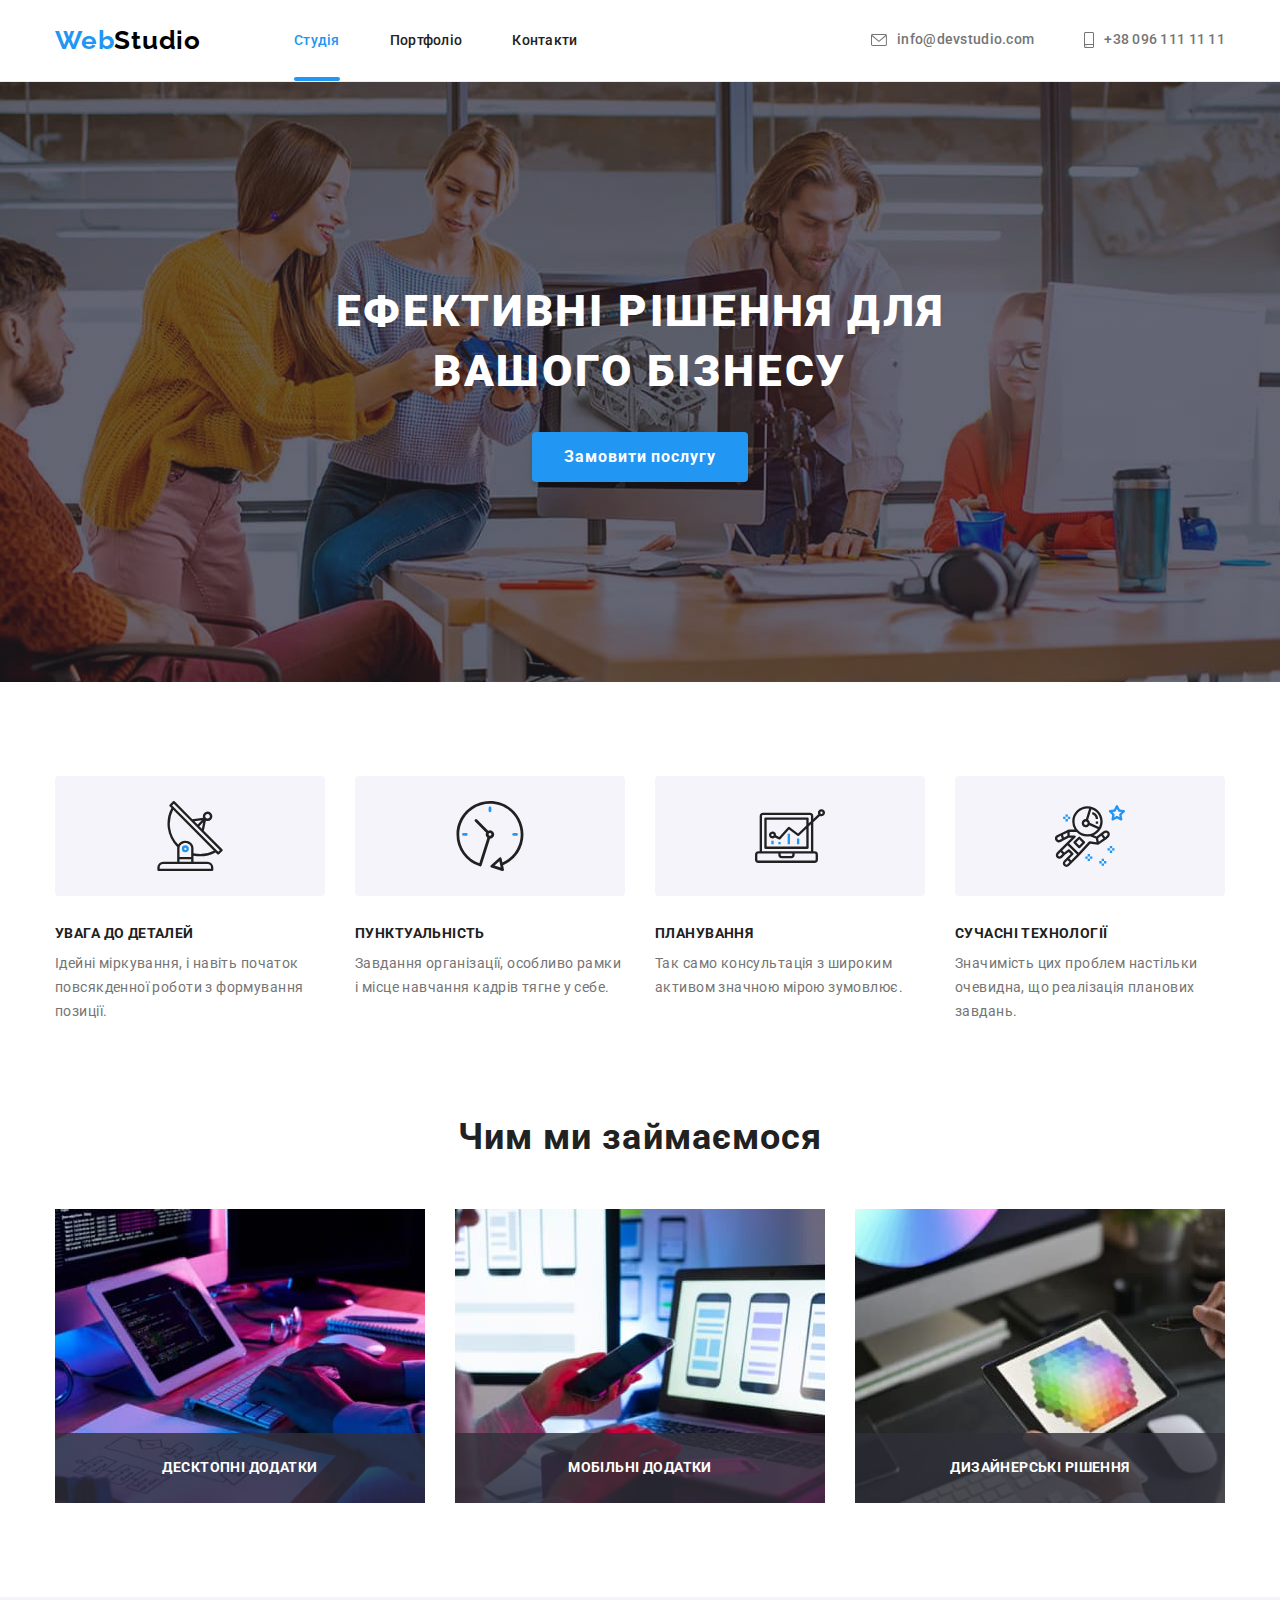
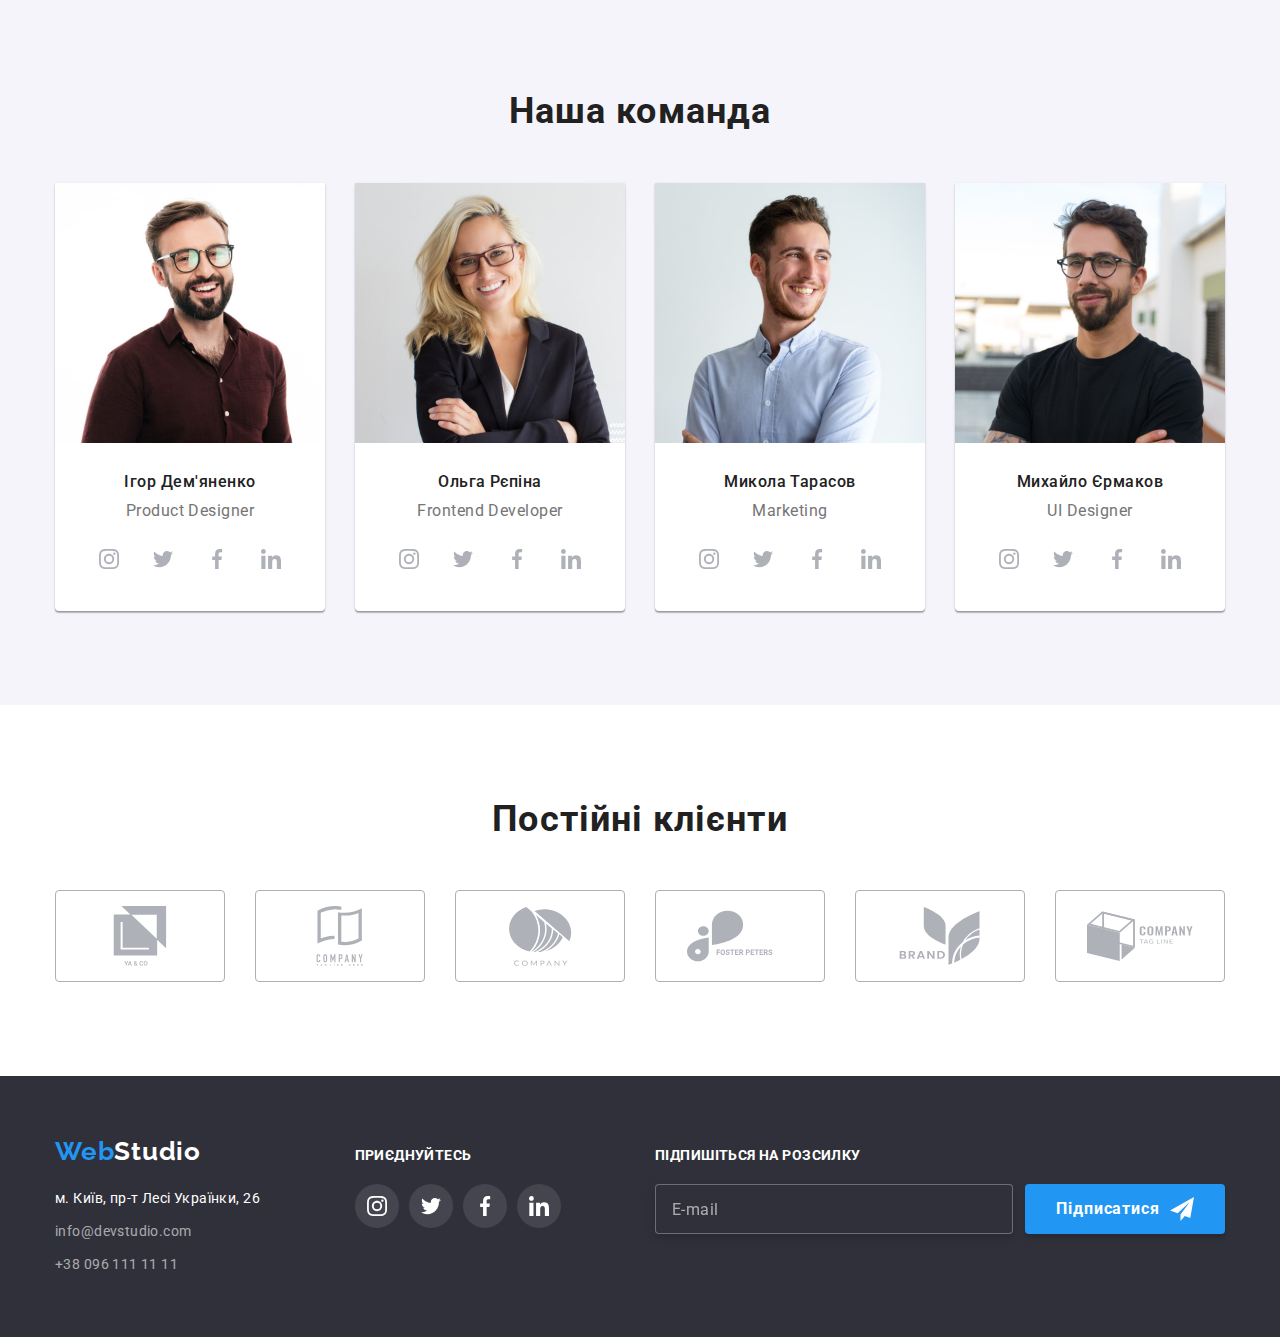
<file: index.html>
<!DOCTYPE html>
<html lang="uk">
  <head>
    <meta charset="UTF-8" />
    <meta http-equiv="X-UA-Compatible" content="IE=edge" />
    <meta name="viewport" content="width=device-width, initial-scale=1.0" />
    <title>Студія</title>
    <link rel="preconnect" href="https://fonts.gstatic.com" crossorigin />
    <link
      href="https://fonts.googleapis.com/css2?family=Raleway:wght@700&family=Roboto:wght@400;500;700;900&display=swap"
      rel="stylesheet"
    />
    <link
      rel="stylesheet"
      href="https://cdnjs.cloudflare.com/ajax/libs/modern-normalize/1.1.0/modern-normalize.min.css"
    />
    <link rel="stylesheet" href="./css/styles.css" />
  </head>

  <body>
    <header class="header-section">
      <div class="container description-list">
        <nav class="nav">
          <a href="./index.html" class="link logo header-logo"
            ><span class="logo-initial">Web</span
            ><span class="header-logo-final">Studio</span></a
          >
          <ul class="list description-list">
            <li class="header-list-item">
              <a href="./" class="link menu-link active-link">Студія</a>
            </li>
            <li class="header-list-item">
              <a href="./portfolio.html" class="link menu-link">Портфоліо</a>
            </li>
            <li class="header-list-item">
              <a href="./#address-box" class="link menu-link">Контакти</a>
            </li>
          </ul>
        </nav>
        <ul class="list contacts-list">
          <li class="header-list-item">
            <a href="mailto:info@devstudio.com" class="link header-contacts"
              ><svg
                class="contacts-icon"
                width="16"
                height="12"
                area-label="конверт"
              >
                <use href="./images/sprite.svg#icon-envelope"></use>
              </svg>
              info@devstudio.com</a
            >
          </li>
          <li class="header-list-item">
            <a href="tel:+380961111111" class="link header-contacts"
              ><svg
                class="contacts-icon"
                width="10"
                height="16"
                area-label="телефон"
              >
                <use href="./images/sprite.svg#icon-smartphone"></use>
              </svg>
              +38 096 111 11 11</a
            >
          </li>
        </ul>
      </div>
    </header>

    <main>
      <!-- Hero section -->
      <section class="hero-section">
        <div class="container">
          <h1 class="hero-title">
            Ефективні рішення для<br />
            вашого бізнесу
          </h1>
          <button data-modal-open type="button" class="btn hero-btn">
            Замовити послугу
          </button>
        </div>
      </section>

      <!-- Our benefits section -->
      <section class="section">
        <div class="container">
          <h2 class="visually-hidden">Наші переваги</h2>
          <ul class="list description-list">
            <li class="benefits-item">
              <div class="benefits-icon-box">
                <svg width="70" height="70" area-label="антена">
                  <use href="./images/sprite.svg#icon-antenna-1"></use>
                </svg>
              </div>
              <h3 class="benefits-title">Увага до деталей</h3>
              <p class="benefits-text">
                Ідейні міркування, і навіть початок повсякденної роботи з
                формування позиції.
              </p>
            </li>
            <li class="benefits-item">
              <div class="benefits-icon-box">
                <svg width="70" height="70" area-label="годинник">
                  <use href="./images/sprite.svg#icon-clock-1"></use>
                </svg>
              </div>
              <h3 class="benefits-title">Пунктуальність</h3>
              <p class="benefits-text">
                Завдання організації, особливо рамки і місце навчання кадрів
                тягне у себе.
              </p>
            </li>
            <li class="benefits-item">
              <div class="benefits-icon-box">
                <svg width="70" height="70" area-label="діаграма">
                  <use href="./images/sprite.svg#icon-diagram-1"></use>
                </svg>
              </div>
              <h3 class="benefits-title">Планування</h3>
              <p class="benefits-text">
                Так само консультація з широким активом значною мірою зумовлює.
              </p>
            </li>
            <li class="benefits-item">
              <div class="benefits-icon-box">
                <svg width="70" height="70" area-label="астронавт">
                  <use href="./images/sprite.svg#icon-astronaut-1"></use>
                </svg>
              </div>
              <h3 class="benefits-title">Сучасні технології</h3>
              <p class="benefits-text">
                Значимість цих проблем настільки очевидна, що реалізація
                планових завдань.
              </p>
            </li>
          </ul>
        </div>
      </section>

      <!-- Services section -->
      <section class="section services-section">
        <div class="container">
          <h2 class="section-title">Чим ми займаємося</h2>
          <ul class="list description-list">
            <li class="services-item">
              <img
                src="./images/img-1.jpg"
                alt="зображення вебдодатків"
                width="370"
              />
              <p class="services-text">Десктопні додатки</p>
            </li>
            <li class="services-item">
              <img
                src="./images/img-2.jpg"
                alt="зображення мобільніх додатків для IPhone та Android"
                width="370"
              />
              <p class="services-text">Мобільні додатки</p>
            </li>
            <li class="services-item">
              <img
                src="./images/img-3.jpg"
                alt="зображення додатку для IPad"
                width="370"
              />
              <p class="services-text">Дизайнерські рішення</p>
            </li>
          </ul>
        </div>
      </section>

      <!-- Team section -->
      <section class="section team-section">
        <div class="container">
          <h2 class="section-title">Наша команда</h2>
          <ul class="list description-list">
            <li class="team-item">
              <img
                src="./images/photo-1.jpg"
                alt="фото дизайнера продукту"
                width="270"
              />
              <div class="team-box">
                <h3 class="team-name">Ігор Дем'яненко</h3>
                <p lang="en" class="team-occupation">Product Designer</p>
                <ul class="list netwoks-list">
                  <li class="networks-list-item">
                    <a href="" class="networks-link team-network-link"
                      ><svg
                        class="networks-icon"
                        width="20"
                        height="20"
                        lang="en"
                        area-label="instagram"
                      >
                        <use href="./images/sprite.svg#icon-instagram-2"></use>
                      </svg>
                    </a>
                  </li>
                  <li class="networks-list-item">
                    <a href="" class="networks-link team-network-link"
                      ><svg
                        class="networks-icon"
                        width="20"
                        height="20"
                        lang="en"
                        area-label="twitter"
                      >
                        <use href="./images/sprite.svg#icon-twitter-1"></use>
                      </svg>
                    </a>
                  </li>
                  <li class="networks-list-item">
                    <a href="" class="networks-link team-network-link"
                      ><svg
                        class="networks-icon"
                        width="20"
                        height="20"
                        lang="en"
                        area-label="facebook"
                      >
                        <use href="./images/sprite.svg#icon-facebook-1"></use>
                      </svg>
                    </a>
                  </li>
                  <li class="networks-list-item">
                    <a href="" class="networks-link team-network-link"
                      ><svg
                        class="networks-icon"
                        width="20"
                        height="20"
                        lang="en"
                        area-label="linkedin"
                      >
                        <use href="./images/sprite.svg#icon-linkedin-1"></use>
                      </svg>
                    </a>
                  </li>
                </ul>
              </div>
            </li>
            <li class="team-item">
              <img
                src="./images/photo-2.jpg"
                alt="фото фронтенд розробника"
                width="270"
              />
              <div class="team-box">
                <h3 class="team-name">Ольга Рєпіна</h3>
                <p lang="en" class="team-occupation">Frontend Developer</p>
                <ul class="list netwoks-list">
                  <li class="networks-list-item">
                    <a href="" class="networks-link team-network-link"
                      ><svg
                        class="networks-icon"
                        width="20"
                        height="20"
                        lang="en"
                        area-label="instagram"
                      >
                        <use href="./images/sprite.svg#icon-instagram-2"></use>
                      </svg>
                    </a>
                  </li>
                  <li class="networks-list-item">
                    <a href="" class="networks-link team-network-link"
                      ><svg
                        class="networks-icon"
                        width="20"
                        height="20"
                        lang="en"
                        area-label="twitter"
                      >
                        <use href="./images/sprite.svg#icon-twitter-1"></use>
                      </svg>
                    </a>
                  </li>
                  <li class="networks-list-item">
                    <a href="" class="networks-link team-network-link"
                      ><svg
                        class="networks-icon"
                        width="20"
                        height="20"
                        lang="en"
                        area-label="facebook"
                      >
                        <use href="./images/sprite.svg#icon-facebook-1"></use>
                      </svg>
                    </a>
                  </li>
                  <li class="networks-list-item">
                    <a href="" class="networks-link team-network-link"
                      ><svg
                        class="networks-icon"
                        width="20"
                        height="20"
                        lang="en"
                        area-label="linkedin"
                      >
                        <use href="./images/sprite.svg#icon-linkedin-1"></use>
                      </svg>
                    </a>
                  </li>
                </ul>
              </div>
            </li>
            <li class="team-item">
              <img
                src="./images/photo-3.jpg"
                alt="фото маркетолога"
                width="270"
              />
              <div class="team-box">
                <h3 class="team-name">Микола Тарасов</h3>
                <p lang="en" class="team-occupation">Marketing</p>
                <ul class="list netwoks-list">
                  <li class="networks-list-item">
                    <a href="" class="networks-link team-network-link"
                      ><svg
                        class="networks-icon"
                        width="20"
                        height="20"
                        lang="en"
                        area-label="instagram"
                      >
                        <use href="./images/sprite.svg#icon-instagram-2"></use>
                      </svg>
                    </a>
                  </li>
                  <li class="networks-list-item">
                    <a href="" class="networks-link team-network-link"
                      ><svg
                        class="networks-icon"
                        width="20"
                        height="20"
                        lang="en"
                        area-label="twitter"
                      >
                        <use href="./images/sprite.svg#icon-twitter-1"></use>
                      </svg>
                    </a>
                  </li>
                  <li class="networks-list-item">
                    <a href="" class="networks-link team-network-link"
                      ><svg
                        class="networks-icon"
                        width="20"
                        height="20"
                        lang="en"
                        area-label="facebook"
                      >
                        <use href="./images/sprite.svg#icon-facebook-1"></use>
                      </svg>
                    </a>
                  </li>
                  <li class="networks-list-item">
                    <a href="" class="networks-link team-network-link"
                      ><svg
                        class="networks-icon"
                        width="20"
                        height="20"
                        lang="en"
                        area-label="linkedin"
                      >
                        <use href="./images/sprite.svg#icon-linkedin-1"></use>
                      </svg>
                    </a>
                  </li>
                </ul>
              </div>
            </li>
            <li class="team-item">
              <img
                src="./images/photo-4.jpg"
                alt="фото дизайнера інтерфейсів"
                width="270"
              />
              <div class="team-box">
                <h3 class="team-name">Михайло Єрмаков</h3>
                <p lang="en" class="team-occupation">UI Designer</p>
                <ul class="list netwoks-list">
                  <li class="networks-list-item">
                    <a href="" class="networks-link team-network-link"
                      ><svg
                        class="networks-icon"
                        width="20"
                        height="20"
                        lang="en"
                        area-label="instagram"
                      >
                        <use href="./images/sprite.svg#icon-instagram-2"></use>
                      </svg>
                    </a>
                  </li>
                  <li class="networks-list-item">
                    <a href="" class="networks-link team-network-link"
                      ><svg
                        class="networks-icon"
                        width="20"
                        height="20"
                        lang="en"
                        area-label="twitter"
                      >
                        <use href="./images/sprite.svg#icon-twitter-1"></use>
                      </svg>
                    </a>
                  </li>
                  <li class="networks-list-item">
                    <a href="" class="networks-link team-network-link"
                      ><svg
                        class="networks-icon"
                        width="20"
                        height="20"
                        lang="en"
                        area-label="facebook"
                      >
                        <use href="./images/sprite.svg#icon-facebook-1"></use>
                      </svg>
                    </a>
                  </li>
                  <li class="networks-list-item">
                    <a href="" class="networks-link team-network-link"
                      ><svg
                        class="networks-icon"
                        width="20"
                        height="20"
                        lang="en"
                        area-label="linkedin"
                      >
                        <use href="./images/sprite.svg#icon-linkedin-1"></use>
                      </svg>
                    </a>
                  </li>
                </ul>
              </div>
            </li>
          </ul>
        </div>
      </section>

      <!-- Section "Permanent cusomers" -->
      <section class="section">
        <div class="container">
          <h2 class="section-title">Постійні клієнти</h2>
          <ul class="list description-list">
            <li class="customers-logo-item">
              <a href="" class="customers-logo-link">
                <svg
                  class="customers-logo"
                  width="106"
                  height="60"
                  area-label="логотип компанії"
                >
                  <use href="./images/sprite.svg#icon-group"></use>
                </svg>
              </a>
            </li>
            <li class="customers-logo-item">
              <a href="" class="customers-logo-link">
                <svg
                  class="customers-logo"
                  width="106"
                  height="60"
                  area-label="логотип компанії"
                >
                  <use href="./images/sprite.svg#icon-group-1"></use>
                </svg>
              </a>
            </li>
            <li class="customers-logo-item">
              <a href="" class="customers-logo-link">
                <svg
                  class="customers-logo"
                  width="106"
                  height="60"
                  area-label="логотип компанії"
                >
                  <use href="./images/sprite.svg#icon-group-2"></use>
                </svg>
              </a>
            </li>
            <li class="customers-logo-item">
              <a href="" class="customers-logo-link">
                <svg
                  class="customers-logo"
                  width="106"
                  height="60"
                  area-label="логотип компанії"
                >
                  <use href="./images/sprite.svg#icon-group-3"></use>
                </svg>
              </a>
            </li>
            <li class="customers-logo-item">
              <a href="" class="customers-logo-link">
                <svg
                  class="customers-logo"
                  width="106"
                  height="60"
                  area-label="логотип компанії"
                >
                  <use href="./images/sprite.svg#icon-group-4"></use>
                </svg>
              </a>
            </li>

            <li class="customers-logo-item">
              <a href="" class="customers-logo-link">
                <svg
                  class="customers-logo"
                  width="106"
                  height="60"
                  area-label="логотип компанії"
                >
                  <use href="./images/sprite.svg#icon-group-5"></use>
                </svg>
              </a>
            </li>
          </ul>
        </div>
      </section>
    </main>

    <footer class="footer-section">
      <div class="container footer-container">
        <div>
          <a href="./index.html" class="link logo footer-logo"
            ><span class="logo-initial">Web</span
            ><span class="footer-logo-final">Studio</span></a
          >
          <address class="address-box" id="address-box">
            <ul class="list">
              <li class="footer-list-item">
                <a href="http://surl.li/dbvrt" class="link footer-address"
                  >м. Київ, пр-т Лесі Українки, 26</a
                >
              </li>
              <li class="footer-list-item">
                <a href="mailto:info@devstudio.com" class="link footer-contacts"
                  >info@devstudio.com</a
                >
              </li>
              <li class="footer-list-item">
                <a href="tel:+380961111111" class="link footer-contacts"
                  >+38 096 111 11 11</a
                >
              </li>
            </ul>
          </address>
        </div>
        <div>
          <p class="networks-box-text">Приєднуйтесь</p>
          <ul class="list footer-networks-list">
            <li class="networks-list-item">
              <a href="" class="networks-link footer-networks-link"
                ><svg
                  class="networks-icon"
                  width="20"
                  height="20"
                  lang="en"
                  area-label="instagram"
                >
                  <use href="./images/sprite.svg#icon-instagram-2"></use>
                </svg>
              </a>
            </li>
            <li class="networks-list-item">
              <a href="" class="networks-link footer-networks-link"
                ><svg
                  class="networks-icon"
                  width="20"
                  height="20"
                  lang="en"
                  area-label="twitter"
                >
                  <use href="./images/sprite.svg#icon-twitter-1"></use>
                </svg>
              </a>
            </li>
            <li class="networks-list-item">
              <a href="" class="networks-link footer-networks-link"
                ><svg
                  class="networks-icon"
                  width="20"
                  height="20"
                  lang="en"
                  area-label="facebook"
                >
                  <use href="./images/sprite.svg#icon-facebook-1"></use>
                </svg>
              </a>
            </li>
            <li class="networks-list-item">
              <a href="" class="networks-link footer-networks-link"
                ><svg
                  class="networks-icon"
                  width="20"
                  height="20"
                  lang="en"
                  area-label="linkedin"
                >
                  <use href="./images/sprite.svg#icon-linkedin-1"></use>
                </svg>
              </a>
            </li>
          </ul>
        </div>

        <form class="form-field">
          <div class="email-input-wrapper">
            <label for="email" class="email-label"
              >Підпишіться на розсилку</label
            >
            <input
              type="email"
              name="email"
              class="email-input"
              placeholder="E-mail"
              id="email"
              autocomplete="off"
              required
            />
          </div>
          <button type="submit" class="btn submit-btn">
            Підписатися
            <svg class="submit-btn-icon" width="24" height="24">
              <use href="./images/sprite.svg#icon-send"></use>
            </svg>
          </button>
        </form>
      </div>
    </footer>
    <div class="backdrop is-hidden" data-modal>
      <div class="modal">
        <button class="modal-btn" data-modal-close>
          <svg
            class="modal-close-icon"
            width="18"
            height="18"
            area-label="хрестик"
          >
            <use href="./images/sprite.svg#icon-close"></use>
          </svg>
        </button>
        <form>
          <p class="form-text">Залиште свої дані, ми вам передзвонимо</p>
          <ul class="list">
            <li class="form-input-item">
              <label for="user-name" class="form-label">Ім'я</label>
              <div class="input-wrapper">
                <input
                  type="text"
                  name="user-name"
                  class="input-container personal-data-box"
                  required
                  pattern="[a-zA-Zа-яА-яіІїЇєЄ']+"
                  title="Олег"
                  id="user-name"
                />

                <svg class="personal-data-icon" width="18" height="18">
                  <use href="./images/sprite.svg#icon-person"></use>
                </svg>
              </div>
            </li>
            <li class="form-input-item">
              <label for="user-phone" class="form-label">Телефон</label>
              <div class="input-wrapper">
                <input
                  type="tel"
                  name="user-phone"
                  class="input-container personal-data-box"
                  required
                  id="user-phone"
                />
                <svg class="personal-data-icon" width="18" height="18">
                  <use href="./images/sprite.svg#icon-phone-black"></use>
                </svg>
              </div>
            </li>
            <li class="form-input-item">
              <label for="user-email" class="form-label">Пошта</label>
              <div class="input-wrapper">
                <input
                  type="email"
                  name="user-email"
                  class="input-container personal-data-box"
                  required
                  id="user-email"
                />
                <svg class="personal-data-icon" width="18" height="18">
                  <use href="./images/sprite.svg#icon-email-black"></use>
                </svg>
              </div>
            </li>
            <li class="form-input-item">
              <label for="user-message" class="form-label">Коментар</label>
              <textarea
                name="user-message"
                class="input-container user-message-area"
                placeholder="Введіть текст"
                id="user-message"
              ></textarea>
            </li>
          </ul>
          <label class="agreement-checkbox-container">
            <input
              type="checkbox"
              name="agreement-checkbox"
              class="checkbox visually-hidden"
              required
            />
            <svg class="checkbox-icon" width="16" height="15">
              <use
                class="checkbox-tick"
                href="./images/sprite.svg#icon-check"
              ></use>
            </svg>
            Погоджуюся з розсилкою та приймаю &nbsp<a
              href="#"
              class="agreement-title"
              >Умови договору
            </a>
          </label>
          <div class="form-button-box">
            <button type="submit" class="btn submit-btn form-button">
              Відправити
            </button>
          </div>
        </form>
      </div>
    </div>
    <script src="./js/modal.js"></script>
  </body>
</html>
</file>
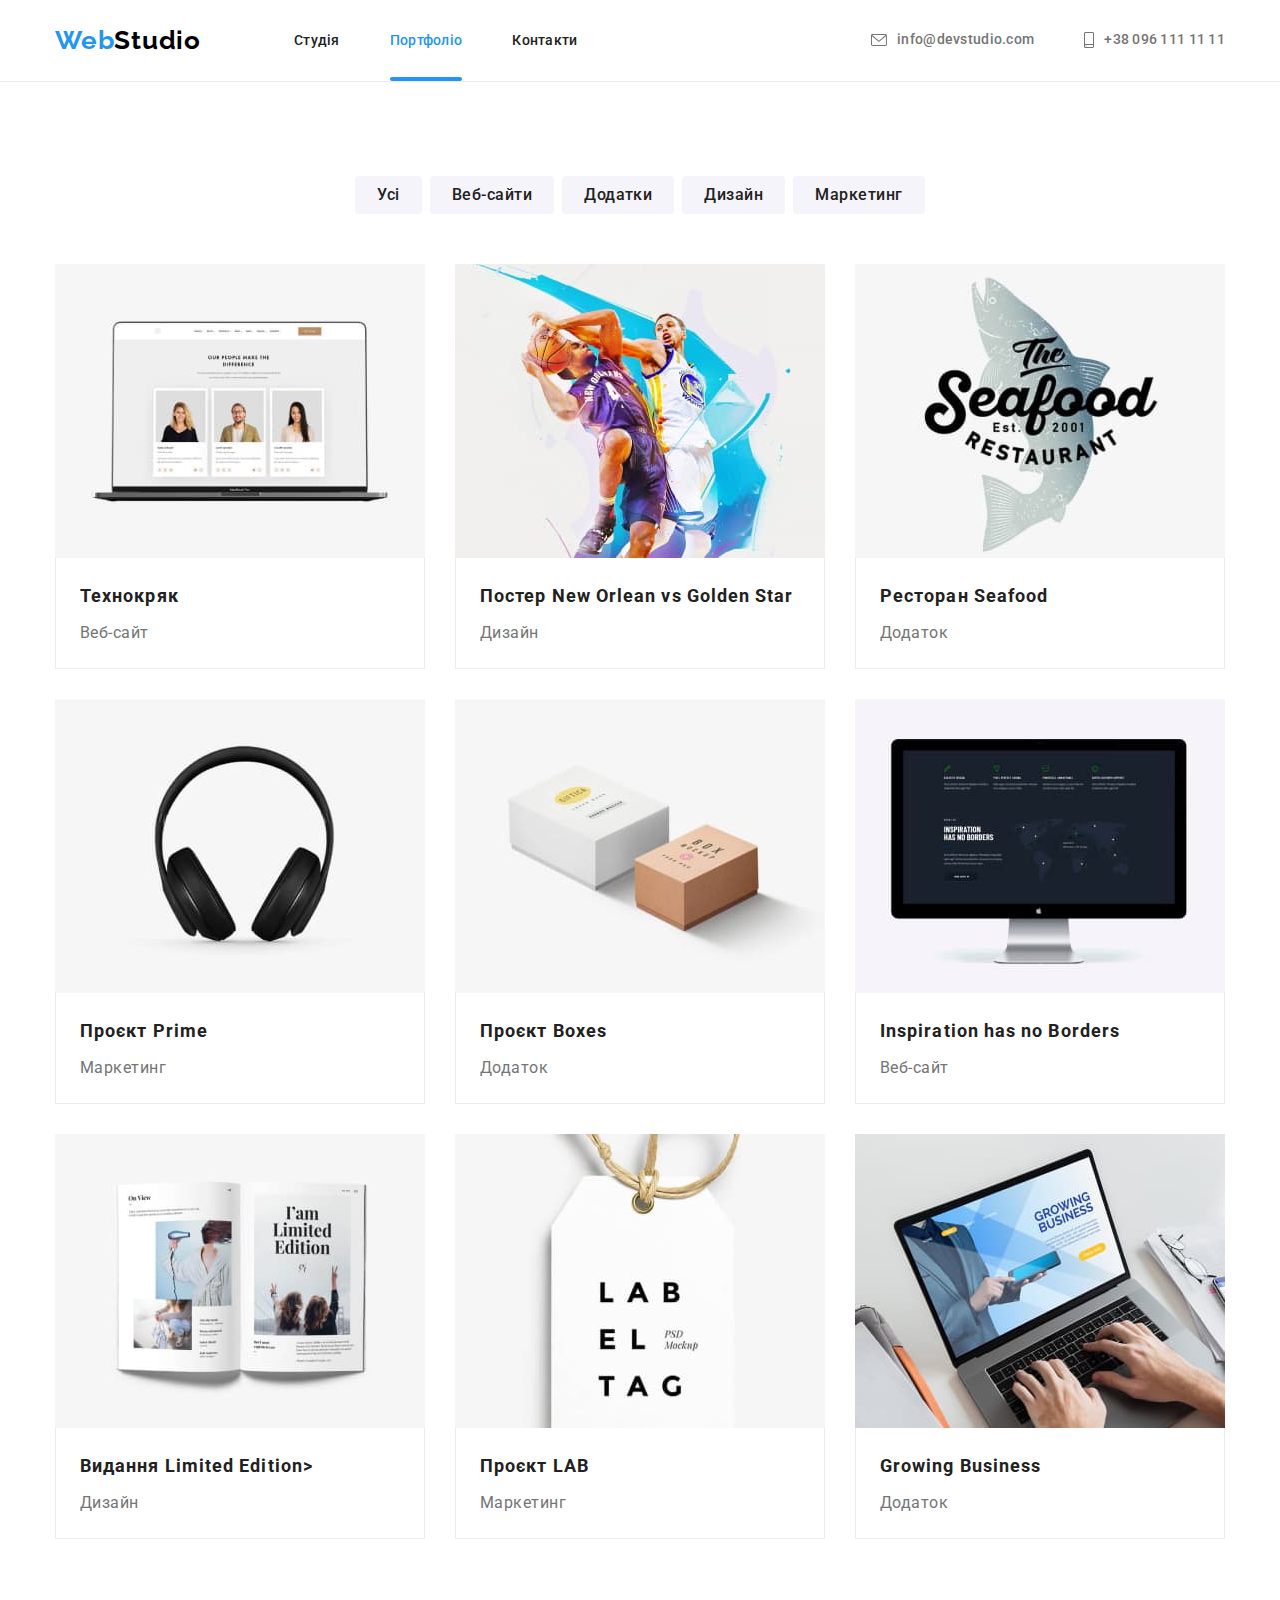
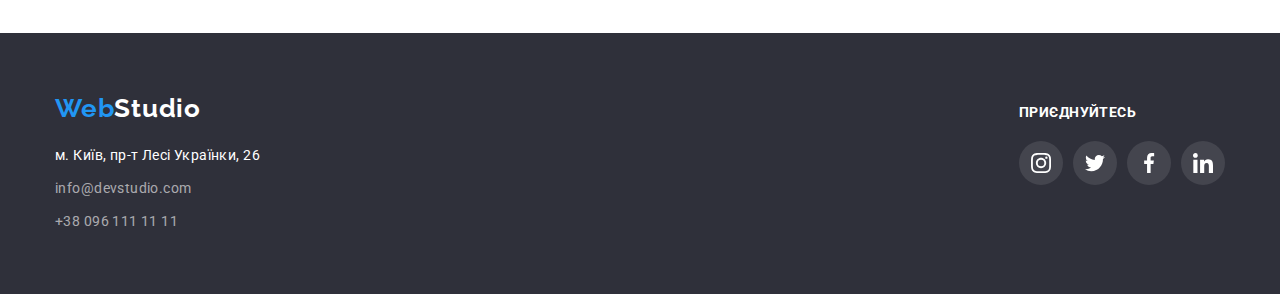
<file: portfolio.html>
<!DOCTYPE html>
<html lang="uk">
  <head>
    <meta charset="UTF-8" />
    <meta http-equiv="X-UA-Compatible" content="IE=edge" />
    <meta name="viewport" content="width=device-width, initial-scale=1.0" />
    <title>Портфоліо</title>
    <link rel="preconnect" href="https://fonts.gstatic.com" crossorigin />
    <link
      href="https://fonts.googleapis.com/css2?family=Raleway:wght@700&family=Roboto:wght@400;500;700;900&display=swap"
      rel="stylesheet"
    />
    <link
      rel="stylesheet"
      href="https://cdnjs.cloudflare.com/ajax/libs/modern-normalize/1.1.0/modern-normalize.min.css"
    />
    <link rel="stylesheet" href="./css/styles.css" />
  </head>

  <body>
    <header class="header-section">
      <div class="container description-list">
        <nav class="nav">
          <a href="./index.html" class="link logo header-logo"
            ><span class="logo-initial">Web</span
            ><span class="header-logo-final">Studio</span></a
          >
          <ul class="list description-list">
            <li class="header-list-item">
              <a href="./" class="link menu-link">Студія</a>
            </li>
            <li class="header-list-item">
              <a href="./portfolio.html" class="link menu-link active-link"
                >Портфоліо</a
              >
            </li>
            <li class="header-list-item">
              <a href="./#address-box" class="link menu-link">Контакти</a>
            </li>
          </ul>
        </nav>
        <ul class="list contacts-list">
          <li class="header-list-item">
            <a href="mailto:info@devstudio.com" class="link header-contacts"
              ><svg
                class="contacts-icon"
                width="16"
                height="12"
                area-label="конверт"
              >
                <use href="./images/sprite.svg#icon-envelope"></use>
              </svg>
              info@devstudio.com</a
            >
          </li>
          <li class="header-list-item">
            <a href="tel:+380961111111" class="link header-contacts"
              ><svg
                class="contacts-icon"
                width="10"
                height="16"
                area-label="телефон"
              >
                <use href="./images/sprite.svg#icon-smartphone"></use>
              </svg>
              +38 096 111 11 11</a
            >
          </li>
        </ul>
      </div>
    </header>

    <main>
      <!-- Project section -->
      <section class="section">
        <div class="container">
          <h1 class="visually-hidden">Our projects</h1>
          <ul class="list filter-list">
            <li class="filter-item">
              <button type="button" class="filter-btn">Усі</button>
            </li>
            <li class="filter-item">
              <button type="button" class="filter-btn">Веб-сайти</button>
            </li>
            <li class="filter-item">
              <button type="button" class="filter-btn">Додатки</button>
            </li>
            <li class="filter-item">
              <button type="button" class="filter-btn">Дизайн</button>
            </li>
            <li class="filter-item">
              <button type="button" class="filter-btn">Маркетинг</button>
            </li>
          </ul>
          <ul class="list projects-list">
            <li class="project-item">
              <a href="" class="link project-link">
                <div class="project-image-box">
                  <img
                    src="./images/img-4.jpg"
                    alt="зображення сторінки сайту з фото працівніків компанії"
                    width="370"
                  />
                  <div class="overlay">
                    Ресурс пропонує комплексні пропозиції з різним рівнем
                    функціоналу та сервісів. Все це дозволить відвідувачу
                    отримати вичерпні відомості про компанію чи приватну особу.
                  </div>
                </div>
                <div class="project-box">
                  <h2 class="project-title">Технокряк</h2>
                  <p class="project-text">Веб-сайт</p>
                </div>
              </a>
            </li>
            <li class="project-item">
              <a href="" class="link project-link">
                <div class="project-image-box">
                  <img
                    src="./images/img-5.jpg"
                    alt="зображення двох баскетболістів з різних команд, що закидають м'яч у кошик"
                    width="370"
                  />
                  <div class="overlay">
                    Ресурс пропонує комплексні пропозиції з різним рівнем
                    функціоналу та сервісів. Все це дозволить відвідувачу
                    отримати вичерпні відомості про компанію чи приватну особу.
                  </div>
                </div>
                <div class="project-box">
                  <h2 class="project-title">
                    Постер <span lang="en">New Orlean vs Golden Star</span>
                  </h2>
                  <p class="project-text">Дизайн</p>
                </div>
              </a>
            </li>
            <li class="project-item">
              <a href="" class="link project-link">
                <div class="project-image-box">
                  <img
                    src="./images/img-6.jpg"
                    alt="малюнок логотипу із зображенням риби та назви ресторану"
                    width="370"
                  />
                  <div class="overlay">
                    Ресурс пропонує комплексні пропозиції з різним рівнем
                    функціоналу та сервісів. Все це дозволить відвідувачу
                    отримати вичерпні відомості про компанію чи приватну особу.
                  </div>
                </div>
                <div class="project-box">
                  <h2 class="project-title">
                    Ресторан <span lang="en">Seafood</span>
                  </h2>
                  <p class="project-text">Додаток</p>
                </div>
              </a>
            </li>
            <li class="project-item">
              <a href="" class="link project-link">
                <div class="project-image-box">
                  <img
                    src="./images/img-7.jpg"
                    alt="зображення навушників"
                    width="370"
                  />
                  <div class="overlay">
                    Ресурс пропонує комплексні пропозиції з різним рівнем
                    функціоналу та сервісів. Все це дозволить відвідувачу
                    отримати вичерпні відомості про компанію чи приватну особу.
                  </div>
                </div>
                <div class="project-box">
                  <h2 class="project-title">
                    Проєкт <span lang="en">Prime</span>
                  </h2>
                  <p class="project-text">Маркетинг</p>
                </div>
              </a>
            </li>
            <li class="project-item">
              <a href="" class="link project-link">
                <div class="project-image-box">
                  <img
                    src="./images/img-8.jpg"
                    alt="зображення двох коробок"
                    width="370"
                  />
                  <div class="overlay">
                    Ресурс пропонує комплексні пропозиції з різним рівнем
                    функціоналу та сервісів. Все це дозволить відвідувачу
                    отримати вичерпні відомості про компанію чи приватну особу.
                  </div>
                </div>
                <div class="project-box">
                  <h2 class="project-title">
                    Проєкт <span lang="en">Boxes</span>
                  </h2>
                  <p class="project-text">Додаток</p>
                </div>
              </a>
            </li>
            <li class="project-item">
              <a href="" class="link project-link">
                <div class="project-image-box">
                  <img
                    src="./images/img-9.jpg"
                    alt="зображення монітора комп'ютера"
                    width="370"
                  />
                  <div class="overlay">
                    Ресурс пропонує комплексні пропозиції з різним рівнем
                    функціоналу та сервісів. Все це дозволить відвідувачу
                    отримати вичерпні відомості про компанію чи приватну особу.
                  </div>
                </div>
                <div class="project-box">
                  <h2 lang="en" class="project-title">
                    Inspiration has no Borders
                  </h2>
                  <p class="project-text">Веб-сайт</p>
                </div>
              </a>
            </li>
            <li class="project-item">
              <a href="" class="link project-link">
                <div class="project-image-box">
                  <img
                    src="./images/img-10.jpg"
                    alt="зображення розгорнутої книги"
                    width="370"
                  />
                  <div class="overlay">
                    Ресурс пропонує комплексні пропозиції з різним рівнем
                    функціоналу та сервісів. Все це дозволить відвідувачу
                    отримати вичерпні відомості про компанію чи приватну особу.
                  </div>
                </div>
                <div class="project-box">
                  <h2 class="project-title">
                    Видання <span lang="en">Limited Edition></span>
                  </h2>
                  <p class="project-text">Дизайн</p>
                </div>
              </a>
            </li>
            <li class="project-item">
              <a href="" class="link project-link">
                <div class="project-image-box">
                  <img
                    src="./images/img-11.jpg"
                    alt="зображення логотипу з назвою проєкту"
                    width="370"
                  />
                  <div class="overlay">
                    Ресурс пропонує комплексні пропозиції з різним рівнем
                    функціоналу та сервісів. Все це дозволить відвідувачу
                    отримати вичерпні відомості про компанію чи приватну особу.
                  </div>
                </div>
                <div class="project-box">
                  <h2 class="project-title">
                    Проєкт <span lang="en">LAB</span>
                  </h2>
                  <p class="project-text">Маркетинг</p>
                </div>
              </a>
            </li>
            <li class="project-item">
              <a href="" class="link project-link">
                <div class="project-image-box">
                  <img
                    src="./images/img-12.jpg"
                    alt="зображення відкритого ноутбуку"
                    width="370"
                  />
                  <div class="overlay">
                    Ресурс пропонує комплексні пропозиції з різним рівнем
                    функціоналу та сервісів. Все це дозволить відвідувачу
                    отримати вичерпні відомості про компанію чи приватну особу.
                  </div>
                </div>
                <div class="project-box">
                  <h2 lang="en" class="project-title">Growing Business</h2>
                  <p class="project-text">Додаток</p>
                </div>
              </a>
            </li>
          </ul>
        </div>
      </section>
    </main>

    <footer class="footer-section">
      <div class="container footer-container">
        <div>
          <a href="./index.html" class="link logo footer-logo"
            ><span class="logo-initial">Web</span
            ><span class="footer-logo-final">Studio</span></a
          >
          <address class="address-box" id="address-box">
            <ul class="list">
              <li class="footer-list-item">
                <a href="http://surl.li/dbvrt" class="link footer-address"
                  >м. Київ, пр-т Лесі Українки, 26</a
                >
              </li>
              <li class="footer-list-item">
                <a href="mailto:info@devstudio.com" class="link footer-contacts"
                  >info@devstudio.com</a
                >
              </li>
              <li class="footer-list-item">
                <a href="tel:+380961111111" class="link footer-contacts"
                  >+38 096 111 11 11</a
                >
              </li>
            </ul>
          </address>
        </div>
        <div>
          <p class="networks-box-text">Приєднуйтесь</p>
          <ul class="list footer-networks-list">
            <li class="networks-list-item">
              <a href="" class="networks-link footer-networks-link"
                ><svg
                  class="networks-icon"
                  width="20"
                  height="20"
                  lang="en"
                  area-label="instagram"
                >
                  <use href="./images/sprite.svg#icon-instagram-2"></use>
                </svg>
              </a>
            </li>
            <li class="networks-list-item">
              <a href="" class="networks-link footer-networks-link"
                ><svg
                  class="networks-icon"
                  width="20"
                  height="20"
                  lang="en"
                  area-label="twitter"
                >
                  <use href="./images/sprite.svg#icon-twitter-1"></use>
                </svg>
              </a>
            </li>
            <li class="networks-list-item">
              <a href="" class="networks-link footer-networks-link"
                ><svg
                  class="networks-icon"
                  width="20"
                  height="20"
                  lang="en"
                  area-label="facebook"
                >
                  <use href="./images/sprite.svg#icon-facebook-1"></use>
                </svg>
              </a>
            </li>
            <li class="networks-list-item">
              <a href="" class="networks-link footer-networks-link"
                ><svg
                  class="networks-icon"
                  width="20"
                  height="20"
                  lang="en"
                  area-label="linkedin"
                >
                  <use href="./images/sprite.svg#icon-linkedin-1"></use>
                </svg>
              </a>
            </li>
          </ul>
        </div>
      </div>
    </footer>
  </body>
</html>
</file>
<file: css/styles.css>
:root {
  --primary-text-color: rgba(33, 33, 33, 1);
  --secondary-text-color: rgba(117, 117, 117, 1);
  --accent-color: rgba(33, 150, 243, 1);
  --white-bgc: rgba(255, 255, 255, 1);
  --dark-grey-bgc: rgba(47, 48, 58, 1);
  --light-grey-bgc: rgba(245, 244, 250, 1);
  --icon-light-grey: rgba(175, 177, 184, 1);
  --border-light-grey: rgba(236, 236, 236, 1);
  --black-color: rgba(0, 0, 0, 1);
}

/* Removing default styling */

.list {
  margin: 0;
  padding: 0;
  list-style: none;
}

.link {
  text-decoration: none;
}

/* Common classes */

body {
  font-family: "Roboto", sans-serif;
  background-color: var(--white-bgc);
}

.container {
  margin-left: auto;
  margin-right: auto;
  padding-left: 15px;
  padding-right: 15px;
  max-width: 1200px;
}

.section {
  padding-top: 94px;
  padding-bottom: 94px;
}

.visually-hidden {
  position: absolute;
  margin: -1px;
  padding: 0;
  width: 1px;
  height: 1px;
  border: 0;
  white-space: nowrap;
  clip-path: inset(100%);
  clip: rect(0 0 0 0);
  overflow: hidden;
}

.description-list {
  display: flex;
}

img {
  display: block;
  max-width: 100%;
  height: auto;
}

.btn {
  font-weight: 700;
  font-size: 16px;
  line-height: 1.88;
  letter-spacing: 0.06em;
  color: var(--white-bgc);
  background-color: var(--accent-color);
  box-shadow: 0px 4px 4px rgba(0, 0, 0, 0.15);
  border: none;
  border-radius: 4px;

  transition: background-color 250ms cubic-bezier(0.4, 0, 0.2, 1);
}

.btn:hover,
.btn:focus {
  background-color: #188ce8;
  cursor: pointer;
}

.submit-btn {
  display: flex;
  padding: 0;
  align-items: center;
  justify-content: center;
  min-width: 200px;
  min-height: 50px;
}

/* Header */

.header-section {
  border-bottom: 1px solid var(--border-light-grey);
}

.nav {
  display: flex;
  align-items: center;
}

.logo {
  display: inline-block;

  font-family: "Raleway", sans-serif;
  font-size: 26px;
  font-weight: 700;
  line-height: 1.19;
  letter-spacing: 0.03em;

  transition: color 250ms cubic-bezier(0.4, 0, 0.2, 1);
}

.header-logo {
  margin-right: 93px;
  padding-top: 25px;
  padding-bottom: 25px;
}

.logo-initial {
  color: var(--accent-color);
}

.header-logo-final {
  color: var(--black-color);
}

.contacts-list {
  margin-left: auto;
  display: flex;
  align-items: center;
}

.header-list-item:not(:last-child) {
  margin-right: 50px;
}

.menu-link,
.header-contacts {
  padding-top: 32px;
  padding-bottom: 32px;

  font-size: 14px;
  font-weight: 500;
  line-height: 1.14;
  letter-spacing: 0.02em;

  transition: color 250ms cubic-bezier(0.4, 0, 0.2, 1);
}

.menu-link {
  color: var(--primary-text-color);
}

.active-link {
  position: relative;

  color: var(--accent-color);
}

.active-link::after {
  position: absolute;
  bottom: -1px;
  left: 0;

  display: block;
  width: 100%;
  height: 4px;
  content: "";

  background-color: var(--accent-color);
  border-radius: 2px;
}

.header-contacts {
  display: flex;
  align-items: center;

  color: var(--secondary-text-color);
}

.logo:focus,
.menu-link:hover,
.menu-link:focus,
.header-contacts:hover,
.header-contacts:focus,
.footer-address:hover,
.footer-address:focus,
.footer-contacts:hover,
.footer-contacts:focus {
  color: var(--accent-color);
}

.contacts-icon {
  margin-right: 10px;
  fill: currentColor;
}

/* Footer */

.footer-section {
  padding-top: 60px;
  padding-bottom: 60px;
  background-color: var(--dark-grey-bgc);
}

.footer-container {
  display: flex;
  justify-content: space-between;
  align-items: baseline;
}

.footer-logo {
  margin-bottom: 20px;
}

.footer-logo-final {
  color: var(--white-bgc);
}

.address-box {
  font-style: normal;
}

.footer-address,
.footer-contacts {
  font-size: 14px;
  font-weight: 400;
  line-height: 1.71;
  letter-spacing: 0.03em;

  transition: color 250ms cubic-bezier(0.4, 0, 0.2, 1);
}

.footer-address {
  color: var(--white-bgc);
}

.footer-list-item:not(:last-child) {
  margin-bottom: 9px;
}

.footer-contacts {
  color: rgba(255, 255, 255, 0.6);
}

.form-field {
  display: flex;
  align-items: flex-end;
  column-gap: 12px;
  justify-content: space-between;
  width: 570px;
}

.email-input-wrapper {
  display: flex;
  flex-direction: column;
  width: 100%;
}

.email-label {
  margin-bottom: 20px;

  font-weight: 700;
  font-size: 14px;
  line-height: 1.14;
  letter-spacing: 0.03em;
  text-transform: uppercase;

  color: var(--white-bgc);
}

.email-input {
  padding: 15px 16px;
  height: 50px;

  background-color: var(--dark-grey-bgc);
  border: 1px solid rgba(255, 255, 255, 0.3);
  filter: drop-shadow(0px 4px 4px rgba(0, 0, 0, 0.15));
  border-radius: 4px;

  transition: border-color 250ms cubic-bezier(0.4, 0, 0.2, 1);
}

.email-input:focus {
  cursor: pointer;
  border-color: var(--accent-color);
  outline: none;
}

.email-input::placeholder,
.email-input {
  line-height: 1.25;
  letter-spacing: 0.03em;
}

.email-input::placeholder {
  color: rgba(255, 255, 255, 0.6);
}

.email-input {
  color: var(--white-bgc);
}

.submit-btn-icon {
  margin-left: 10px;
}

/* Social networks */

.netwoks-list {
  display: flex;
  justify-content: center;
  column-gap: 10px;
}

.networks-list-item {
  width: 44px;
  height: 44px;
}

.networks-link {
  display: flex;
  justify-content: center;
  align-items: center;
  width: 100%;
  height: 100%;

  border-radius: 50%;
}

.networks-link:hover,
.networks-link:focus {
  background-color: var(--accent-color);
}

.team-network-link {
  color: var(--icon-light-grey);
  background-color: var(--white-bgc);

  transition: color 250ms cubic-bezier(0.4, 0, 0.2, 1),
    background-color 250ms cubic-bezier(0.4, 0, 0.2, 1);
}

.team-network-link:hover,
.team-network-link:focus {
  color: var(--white-bgc);
}

.networks-box-text {
  margin-top: 0;
  margin-bottom: 20px;

  font-weight: 700;
  font-size: 14px;
  line-height: 1.14;
  letter-spacing: 0.03em;
  text-transform: uppercase;
  color: var(--white-bgc);
}

.footer-networks-list {
  display: flex;
  column-gap: 10px;
}

.footer-networks-link {
  color: var(--white-bgc);
  background-color: rgba(255, 255, 255, 0.1);

  transition: background-color 250ms cubic-bezier(0.4, 0, 0.2, 1);
}

.networks-icon {
  fill: currentColor;
}

/* Studio page */

.hero-section {
  margin-left: auto;
  margin-right: auto;
  padding-top: 200px;
  padding-bottom: 200px;
  max-width: 1600px;
  text-align: center;

  background-color: var(--dark-grey-bgc);
  background-image: linear-gradient(
      to right,
      rgba(47, 48, 58, 0.4),
      rgba(47, 48, 58, 0.4)
    ),
    url("../images/bg-image.jpg");
  background-size: cover;
  background-position: center;
  background-repeat: no-repeat;
}

.hero-title {
  margin-top: 0;
  margin-bottom: 30px;

  font-weight: 900;
  font-size: 44px;
  line-height: 1.36;
  letter-spacing: 0.06em;
  text-transform: uppercase;
  color: var(--white-bgc);
}

.hero-btn {
  padding: 10px 32px;
}

.benefits-item {
  flex-basis: calc((100% - 90px) / 4);
}

.benefits-item:not(:last-child),
.services-item:not(:last-child),
.team-item:not(:last-child),
.customers-logo-item:not(:last-child) {
  margin-right: 30px;
}

.benefits-icon-box {
  margin-bottom: 30px;
  display: flex;
  align-items: center;
  justify-content: center;
  height: 120px;

  background-color: var(--light-grey-bgc);
  border-radius: 4px;
}

.benefits-title {
  margin-top: 0;
  margin-bottom: 10px;

  font-size: 14px;
  line-height: 1.14;
  letter-spacing: 0.03em;
  text-transform: uppercase;
  color: var(--primary-text-color);
}

.benefits-text {
  margin-top: 0;
  margin-bottom: 0;

  font-size: 14px;
  line-height: 1.71;
  letter-spacing: 0.03em;
  color: var(--secondary-text-color);
}

.services-section {
  padding-top: 0;
}

.services-item {
  position: relative;
  flex-basis: calc((100% - 60px) / 3);
}

.services-text {
  position: absolute;
  bottom: 0;
  margin-top: 0;
  margin-bottom: 0;
  padding-top: 27px;
  padding-bottom: 27px;

  text-align: center;
  width: 100%;

  font-weight: 700;
  font-size: 14px;
  line-height: 1.14;
  letter-spacing: 0.03em;
  text-transform: uppercase;

  color: var(--white-bgc);
  background: rgba(47, 48, 58, 0.8);
}

.section-title {
  margin-top: 0;
  margin-bottom: 50px;
  text-align: center;

  font-size: 36px;
  line-height: 1.16;
  letter-spacing: 0.03em;
  color: var(--primary-text-color);
}

.team-section {
  background-color: var(--light-grey-bgc);
}

.team-item {
  text-align: center;
  flex-basis: calc((100% - 90px) / 4);

  background-color: var(--white-bgc);
  box-shadow: 0px 1px 3px rgba(0, 0, 0, 0.12), 0px 1px 1px rgba(0, 0, 0, 0.14),
    0px 2px 1px rgba(0, 0, 0, 0.2);
  border-radius: 0px 0px 4px 4px;
}

.team-box {
  padding-top: 30px;
  padding-bottom: 30px;
}

.team-name {
  margin-top: 0;
  margin-bottom: 10px;

  font-weight: 500;
  font-size: 16px;
  line-height: 1.18;
  letter-spacing: 0.03em;
  color: var(--primary-text-color);
}

.team-occupation {
  margin-top: 0;
  margin-bottom: 16px;
  line-height: 1.18;
  letter-spacing: 0.03em;
  color: var(--secondary-text-color);
}

.customers-logo-item {
  width: 170px;
  height: 92px;
}

.customers-logo-link {
  display: flex;
  justify-content: center;
  align-items: center;
  width: 100%;
  height: 100%;

  color: var(--icon-light-grey);
  border: 1px solid var(--icon-light-grey);
  border-radius: 4px;

  transition: color 250ms cubic-bezier(0.4, 0, 0.2, 1),
    border-color 250ms cubic-bezier(0.4, 0, 0.2, 1);
}

.customers-logo-link:hover,
.customers-logo-link:focus {
  color: var(--accent-color);
  border-color: var(--accent-color);
}

.customers-logo {
  fill: currentColor;
}

/* Backdrop & modal */

.backdrop {
  width: 100%;
  height: 100%;
  position: fixed;
  top: 0;
  left: 0;

  background-color: rgba(0, 0, 0, 0.2);

  opacity: 1;
  transition: opacity 250ms cubic-bezier(0.4, 0, 0.2, 1);
}

.backdrop.is-hidden {
  opacity: 0;
  pointer-events: none;
}

.backdrop.is-hidden .modal {
  transform: translate(-50%, -50%) scale(1.2);
}

.modal {
  padding: 40px;
  min-width: 528px;
  min-height: 581px;

  position: absolute;
  top: 50%;
  left: 50%;

  background-color: var(--white-bgc);
  box-shadow: 0px 1px 3px rgba(0, 0, 0, 0.12), 0px 1px 1px rgba(0, 0, 0, 0.14),
    0px 2px 1px rgba(0, 0, 0, 0.2);
  border-radius: 4px;

  transform: translate(-50%, -50%) scale(1);
  transition: transform 250ms cubic-bezier(0.4, 0, 0.2, 1);
}

.modal-btn {
  position: absolute;
  top: 8px;
  right: 8px;

  display: flex;
  justify-content: center;
  align-items: center;
  padding: 6px;
  width: 30px;
  height: 30px;

  background: var(--white-bgc);
  border: 1px solid rgba(0, 0, 0, 0.1);
  border-radius: 50%;
}

.modal-close-icon {
  fill: var(--black-color);

  transition: fill 250ms cubic-bezier(0.4, 0, 0.2, 1);
}

.modal-btn:hover .modal-close-icon,
.modal-btn:focus .modal-close-icon {
  cursor: pointer;
  fill: var(--accent-color);
}

.form-text {
  text-align: center;
  margin-top: 0;
  margin-bottom: 12px;

  color: var(--primary-text-color);
  font-weight: 700;
  font-size: 20px;
  line-height: 1.15;
  letter-spacing: 0.03em;
}

.form-input-item {
  display: flex;
  flex-direction: column;
  align-items: flex-start;
}

.form-input-item:not(:last-child) {
  margin-bottom: 10px;
}

.input-wrapper {
  position: relative;
  width: 100%;
}

.input-container {
  width: 100%;

  color: var(--black-color);
  border: 1px solid rgba(33, 33, 33, 0.2);
  border-radius: 4px;

  transition: border-color 250ms cubic-bezier(0.4, 0, 0.2, 1);
}

.input-container:focus {
  cursor: pointer;
  border-color: var(--accent-color);
  outline: none;
}

.personal-data-box {
  padding-top: 11px;
  padding-bottom: 11px;
  padding-left: 42px;
  height: 40px;
}

.personal-data-icon {
  position: absolute;
  top: 50%;
  left: 12px;
  transform: translateY(-50%);

  fill: var(--primary-text-color);

  transition: fill 250ms cubic-bezier(0.4, 0, 0.2, 1);
}

.input-container:focus + .personal-data-icon {
  fill: var(--accent-color);
}

.user-message-area {
  padding: 12px 16px;
  margin-bottom: 20px;
  height: 120px;
  resize: none;
}

.user-message-area::placeholder,
.form-label {
  font-size: 12px;
  line-height: 1.16;
  letter-spacing: 0.01em;
}

.user-message-area::placeholder {
  color: rgba(117, 117, 117, 0.5);
}

.form-label {
  margin-bottom: 4px;
  color: var(--secondary-text-color);
}

.agreement-checkbox-container {
  display: flex;
  justify-content: center;
  align-items: center;
  margin-bottom: 30px;

  font-size: 14px;
  line-height: 1.71;
  letter-spacing: 0.03em;
  color: var(--secondary-text-color);

  cursor: pointer;
}

.checkbox-icon {
  margin-right: 7px;

  border: 1px solid var(--primary-text-color);
  border-radius: 2px;
}

.checkbox-tick {
  display: none;
}

.checkbox:checked + .checkbox-icon {
  background-color: var(--accent-color);
  border: none;
}

.checkbox:checked + .checkbox-icon .checkbox-tick {
  display: block;
}

.agreement-title {
  color: var(--accent-color);
}

.agreement-title:focus {
  outline-color: var(--accent-color);
}

.form-button-box {
  display: flex;
  justify-content: center;
}

/* Portfolio page */

.filter-list {
  display: flex;
  justify-content: center;
  margin-bottom: 50px;
}

.filter-item:not(:last-child) {
  margin-right: 8px;
}

.filter-btn {
  padding: 6px 22px;

  font-weight: 500;
  font-size: 16px;
  line-height: 1.62;
  letter-spacing: 0.03em;
  color: var(--primary-text-color);
  background-color: var(--light-grey-bgc);
  border: none;
  border-radius: 4px;

  transition: background-color 250ms cubic-bezier(0.4, 0, 0.2, 1),
    color 250ms cubic-bezier(0.4, 0, 0.2, 1),
    box-shadow 250ms cubic-bezier(0.4, 0, 0.2, 1);
}

.filter-btn:hover,
.filter-btn:focus {
  background-color: var(--accent-color);
  color: var(--white-bgc);
  box-shadow: 0px 3px 1px rgba(0, 0, 0, 0.1), 0px 1px 2px rgba(0, 0, 0, 0.08),
    0px 2px 2px rgba(0, 0, 0, 0.12);
  cursor: pointer;
}

.projects-list {
  display: flex;
  flex-wrap: wrap;
}

.project-item {
  margin-right: 30px;
  margin-bottom: 30px;
  flex-basis: calc((100% - 60px) / 3);
}

.project-item:nth-child(3n) {
  margin-right: 0;
}

.project-item:nth-last-child(-n + 3) {
  margin-bottom: 0;
}

.project-link {
  display: block;

  transition: box-shadow 250ms cubic-bezier(0.4, 0, 0.2, 1);
}

.project-link:hover,
.project-link:focus {
  box-shadow: 0px 1px 1px rgba(0, 0, 0, 0.12), 0px 4px 4px rgba(0, 0, 0, 0.06),
    1px 4px 6px rgba(0, 0, 0, 0.16);
}

.project-box {
  padding-top: 20px;
  padding-bottom: 20px;
  padding-left: 24px;
  padding-right: 24px;

  border: 1px solid var(--border-light-grey);
  border-top: none;
}

.project-title {
  margin-top: 0;
  margin-bottom: 4px;

  font-size: 18px;
  line-height: 2;
  letter-spacing: 0.06em;
  color: var(--primary-text-color);
}

.project-text {
  margin-top: 0;
  margin-bottom: 0;

  font-size: 16px;
  line-height: 1.88;
  letter-spacing: 0.03em;
  color: var(--secondary-text-color);
}

.project-image-box {
  position: relative;
  overflow: hidden;
}

.overlay {
  position: absolute;
  bottom: 0;
  left: 0;

  padding-top: 63px;
  padding-bottom: 63px;
  padding-left: 24px;
  padding-right: 24px;
  width: 100%;
  height: 100%;

  font-weight: 400;
  font-size: 18px;
  line-height: 1.56;
  letter-spacing: 0.03em;

  color: var(--white-bgc);
  background-color: var(--accent-color);
  opacity: 0.9;

  transform: translateY(100%);
  transition: transform 250ms cubic-bezier(0.4, 0, 0.2, 1);
}

.project-link:hover .overlay,
.project-link:focus .overlay {
  transform: translateY(0);
}
</file>
